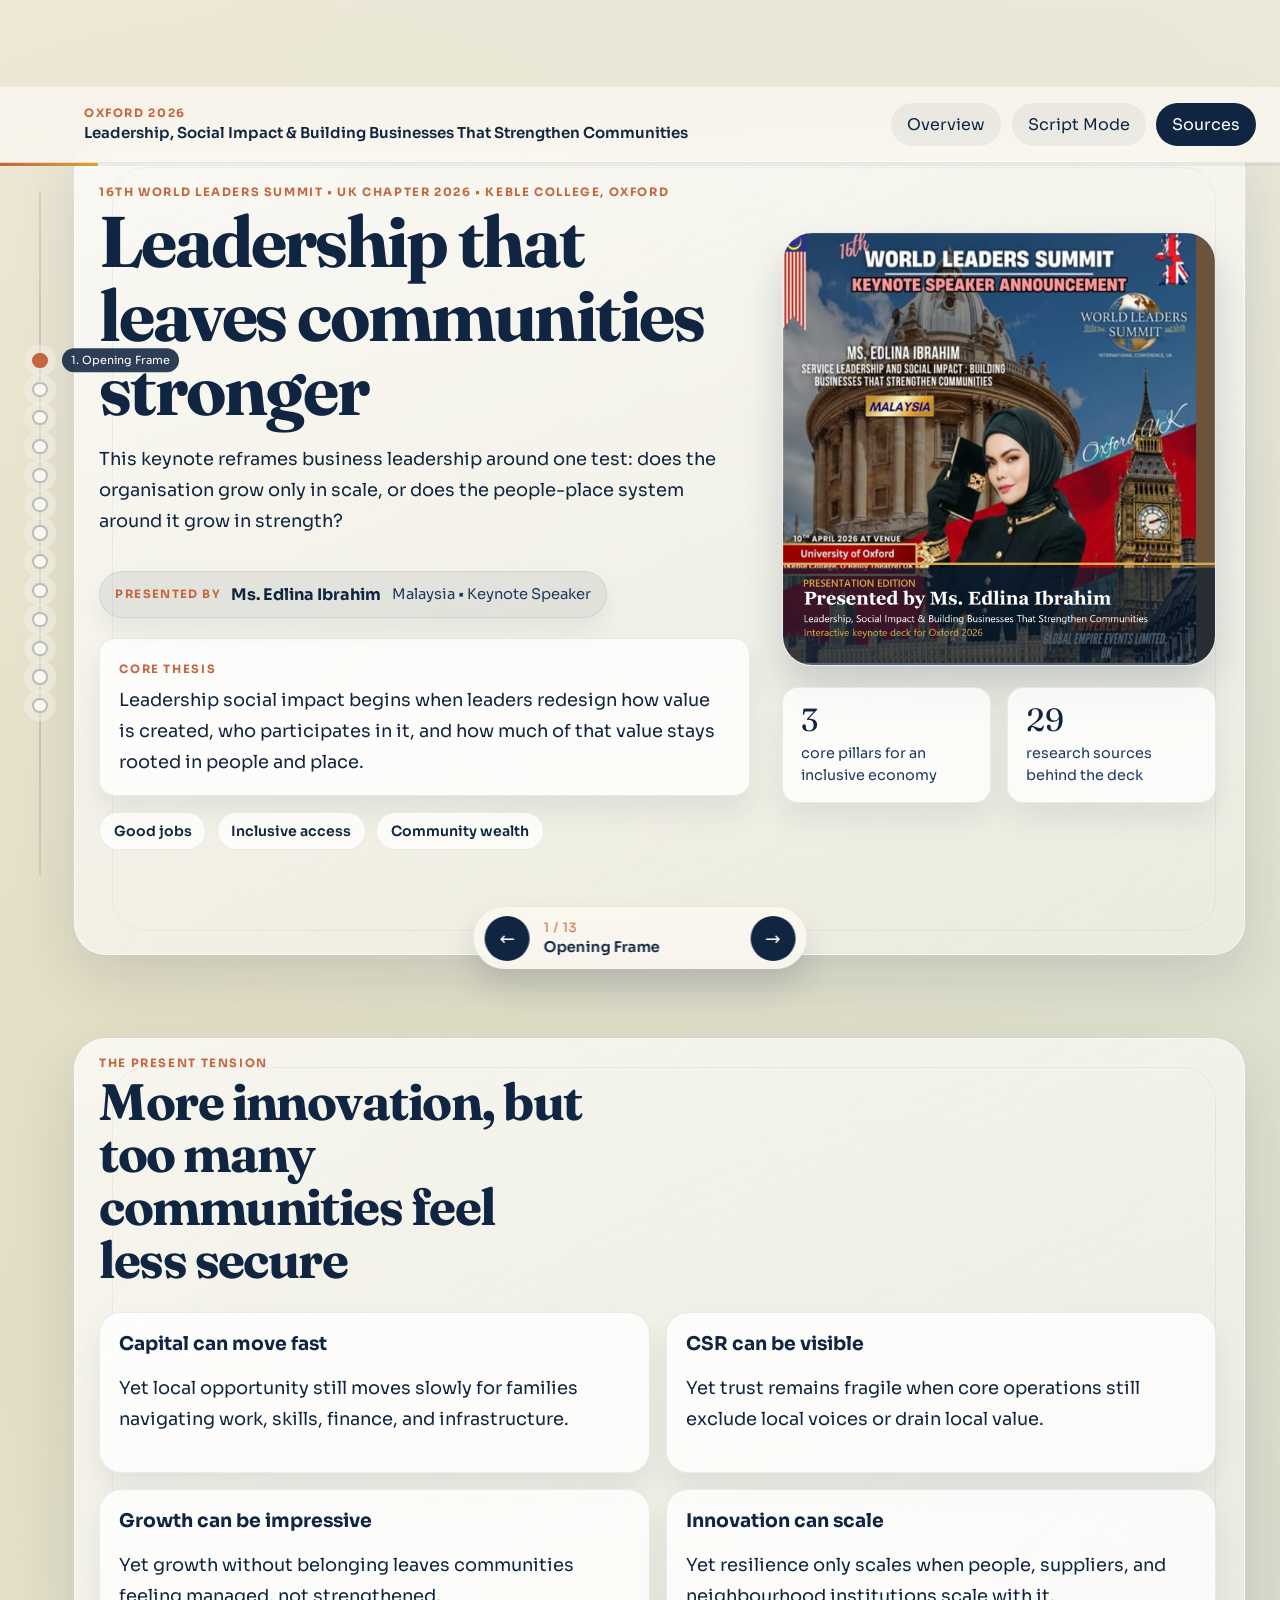
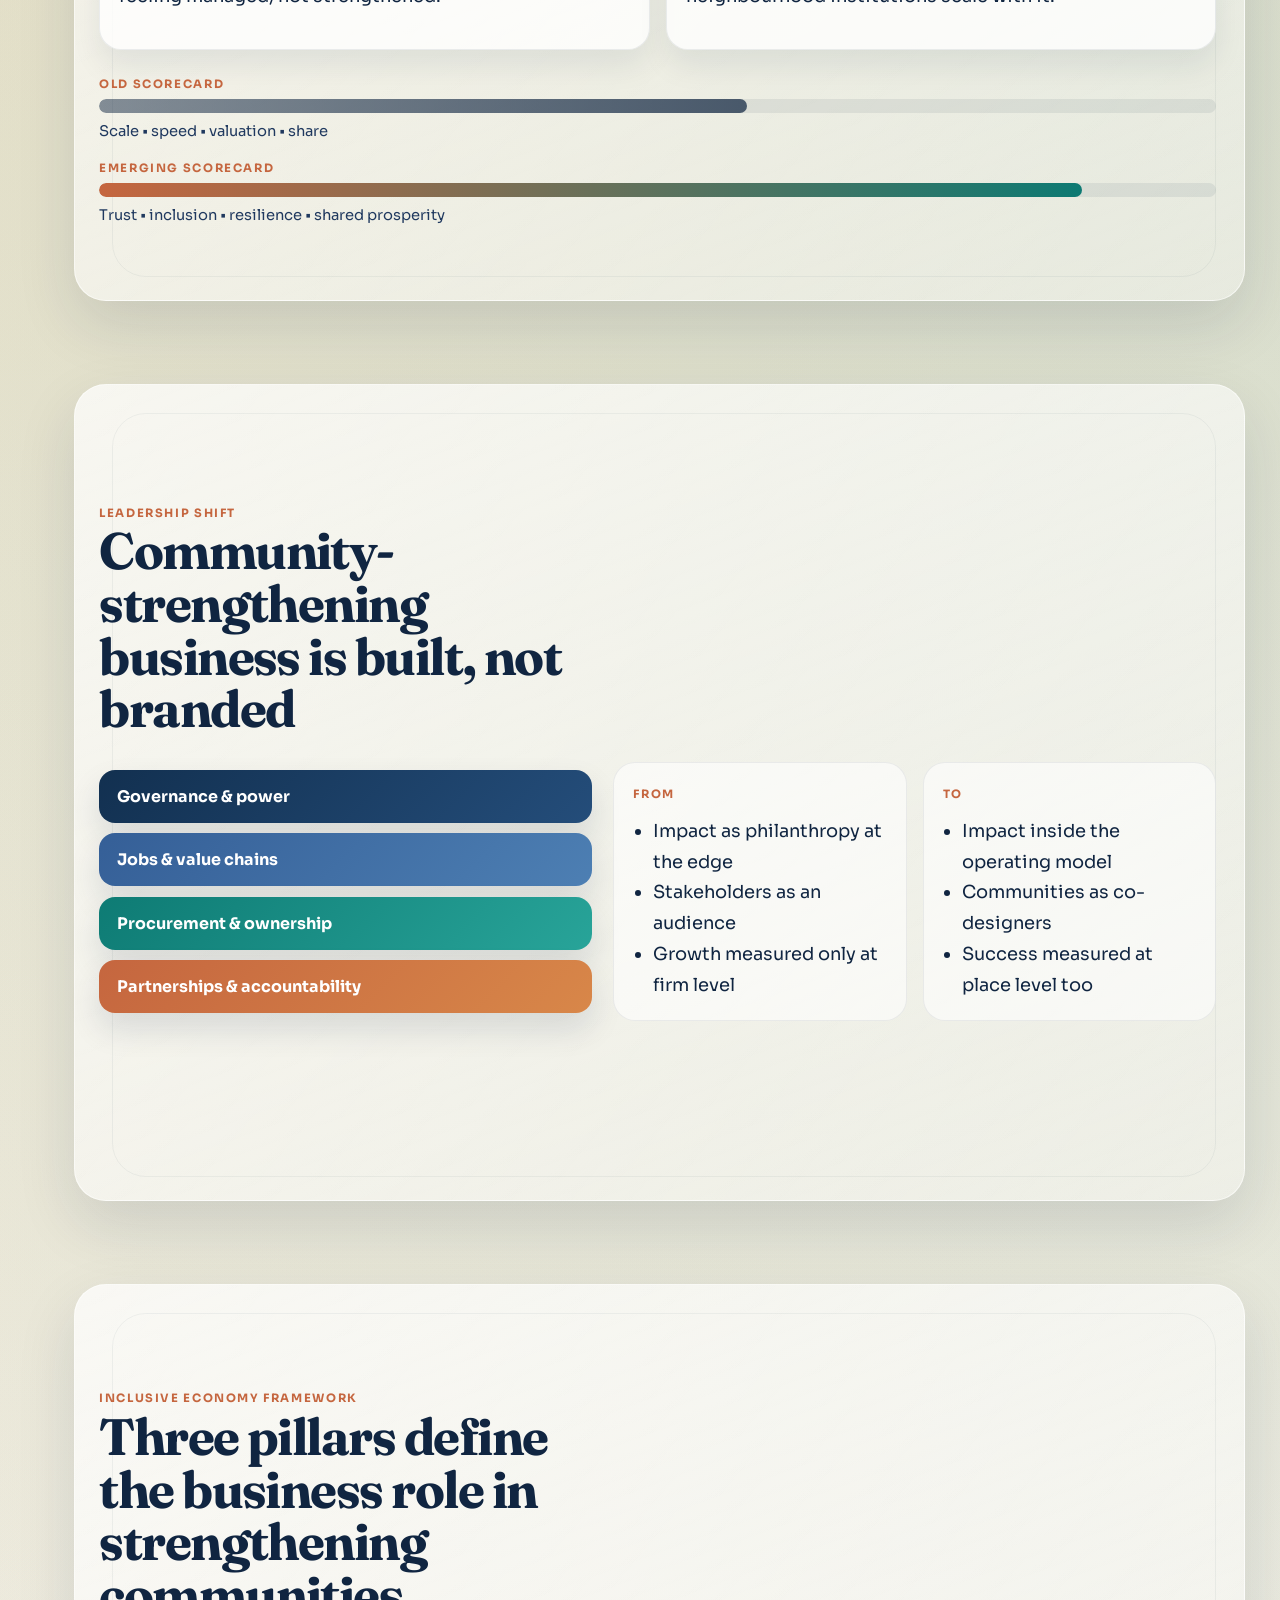
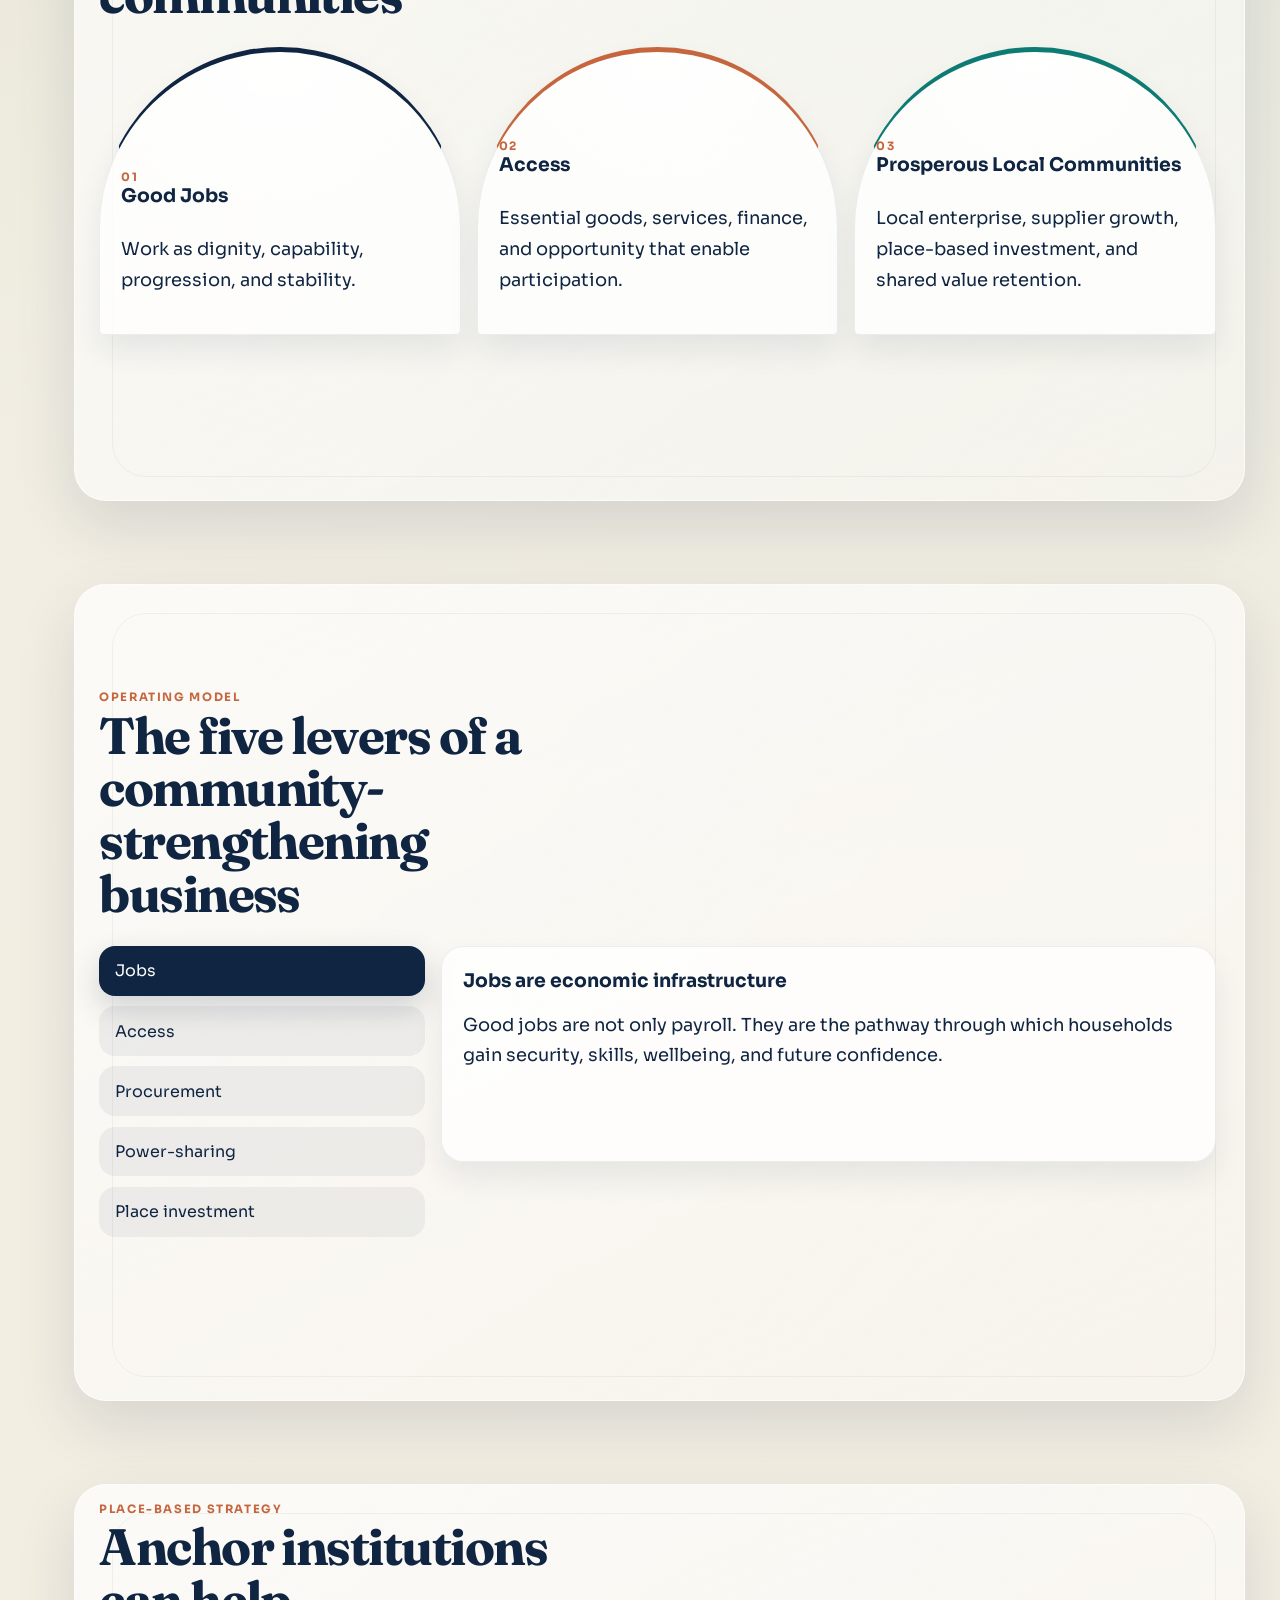
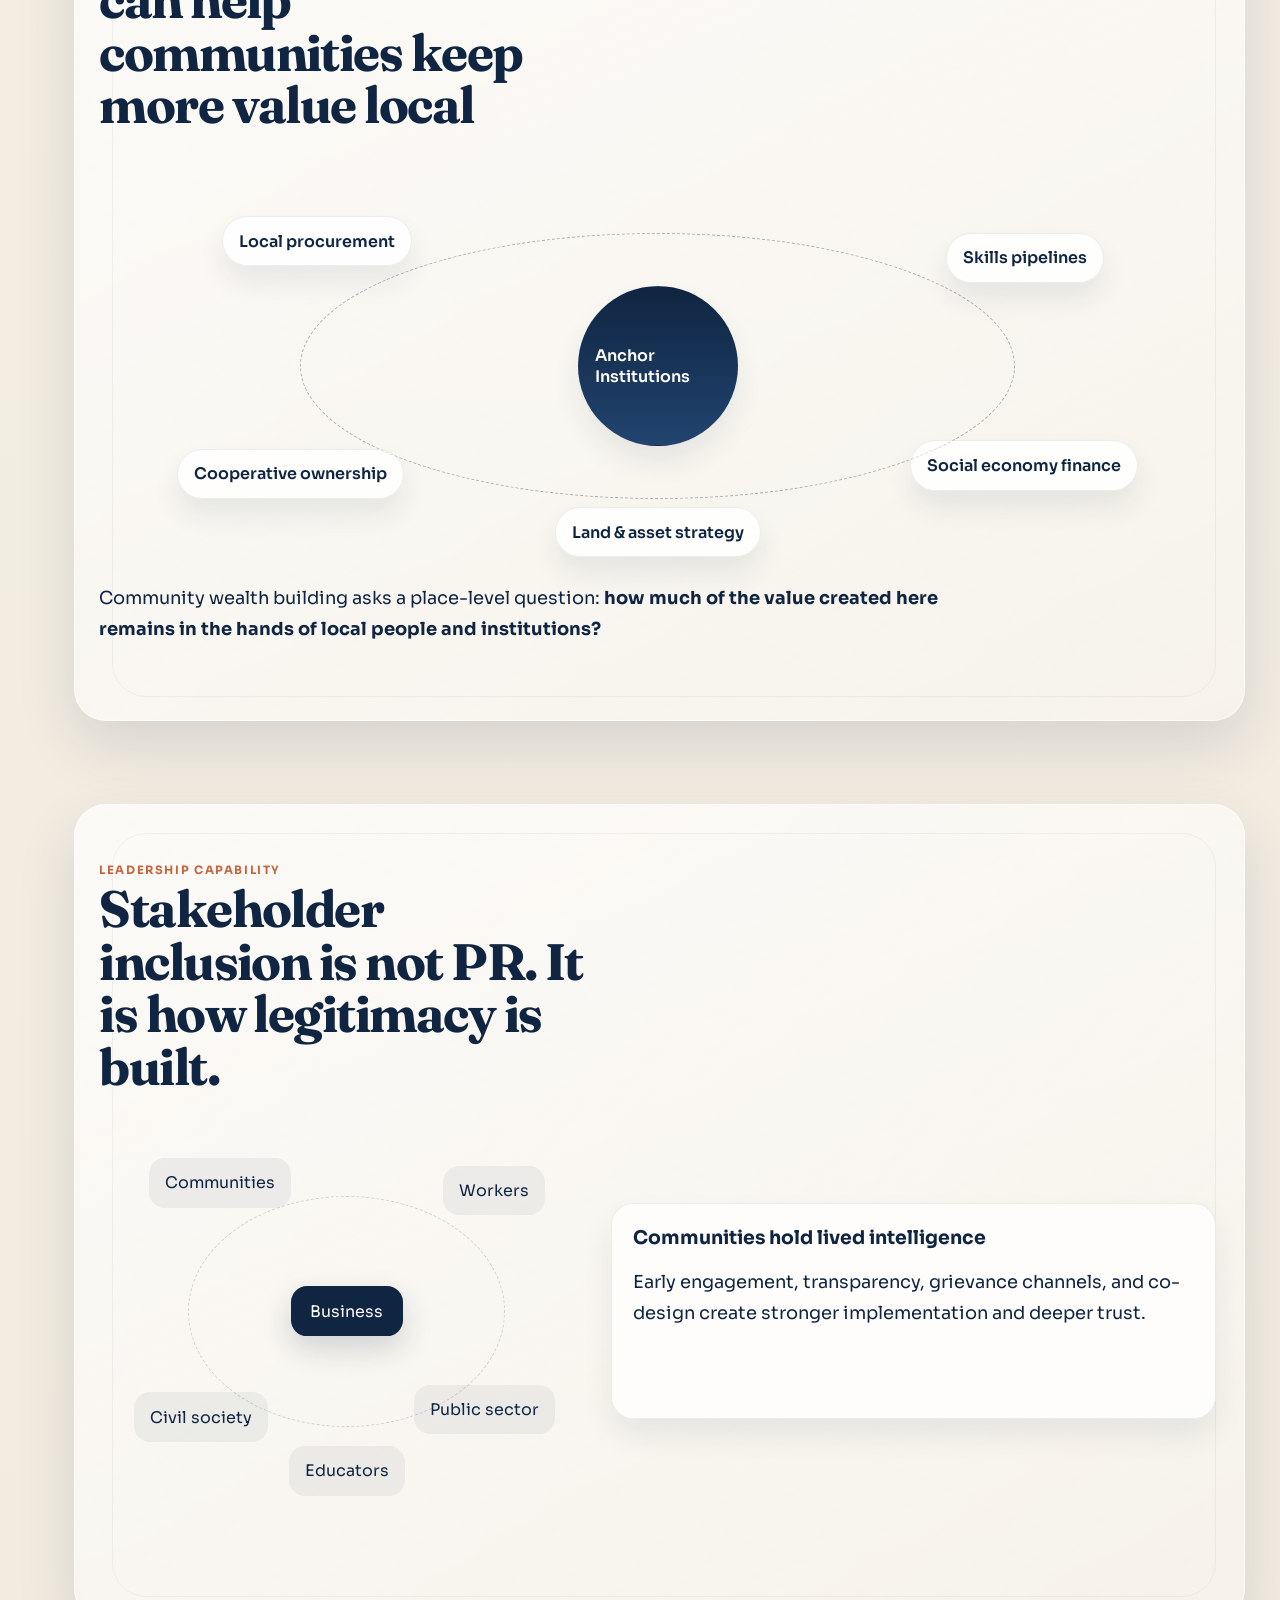
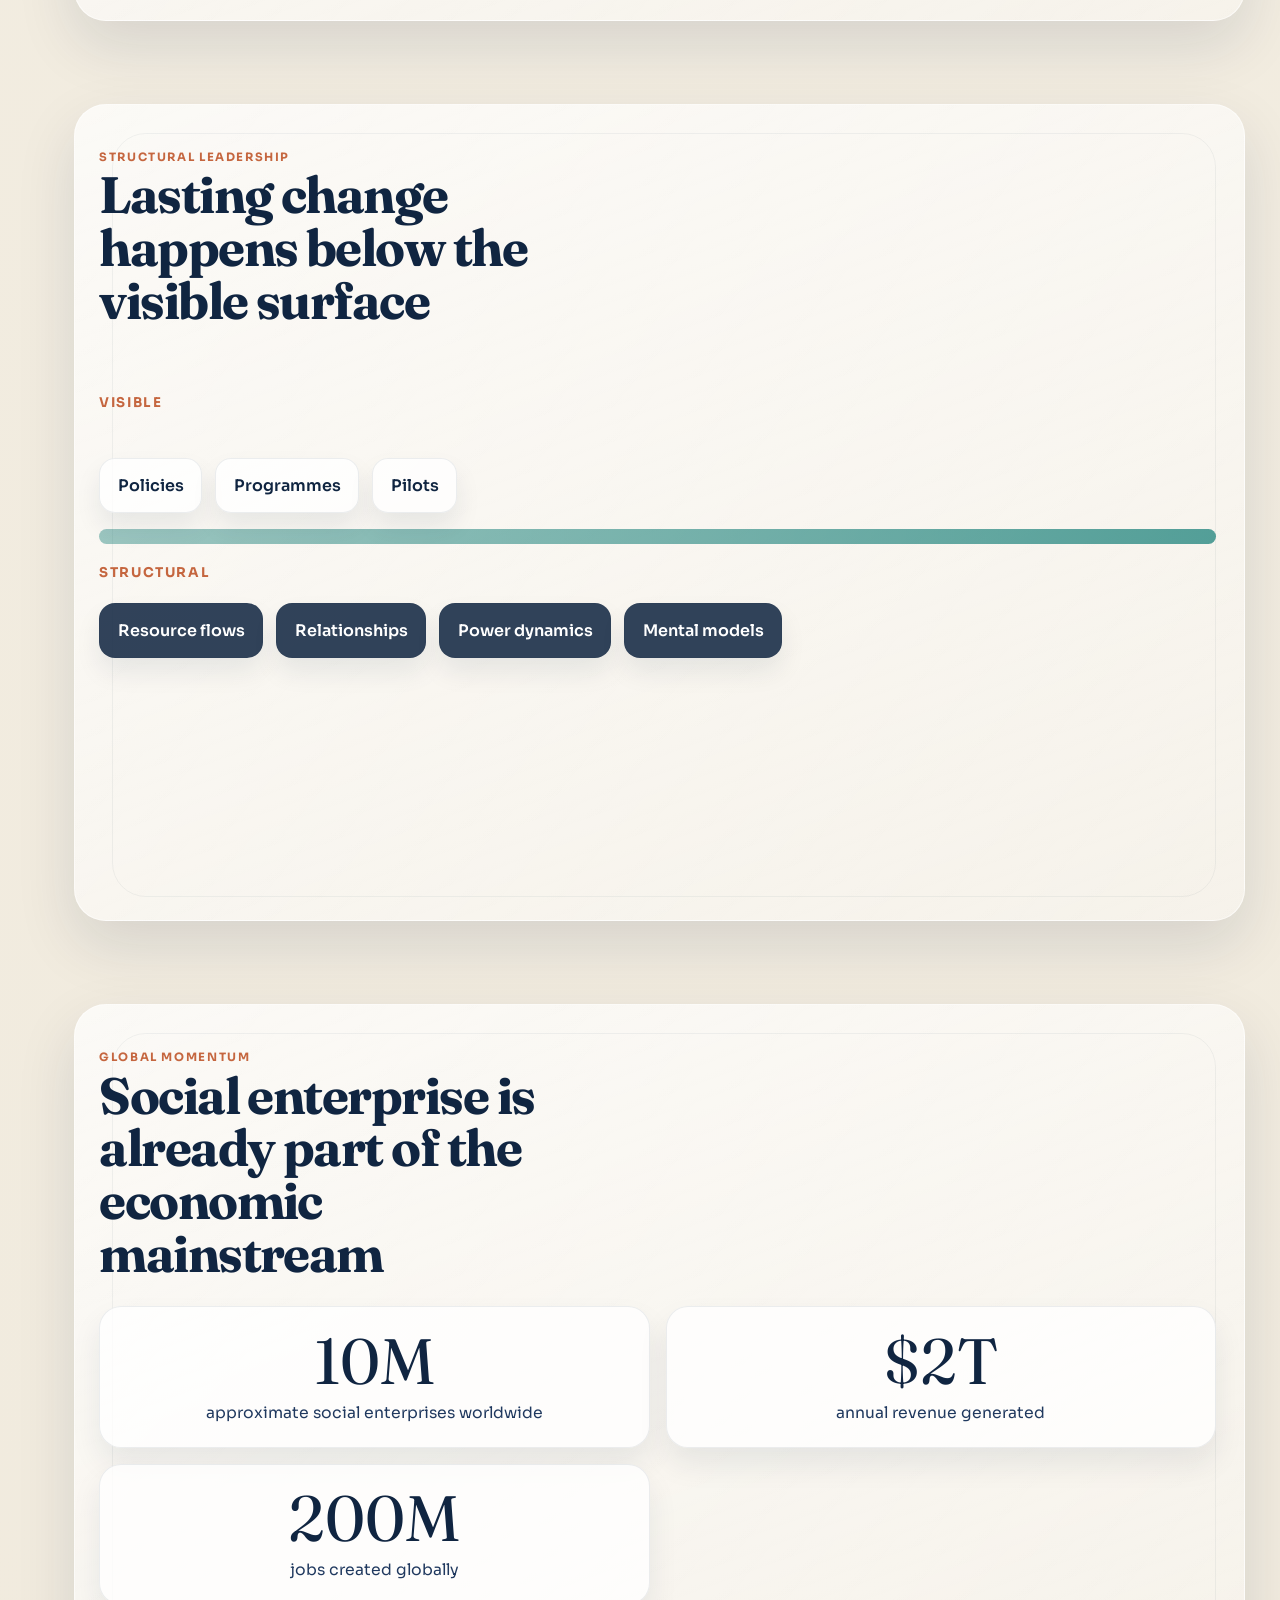
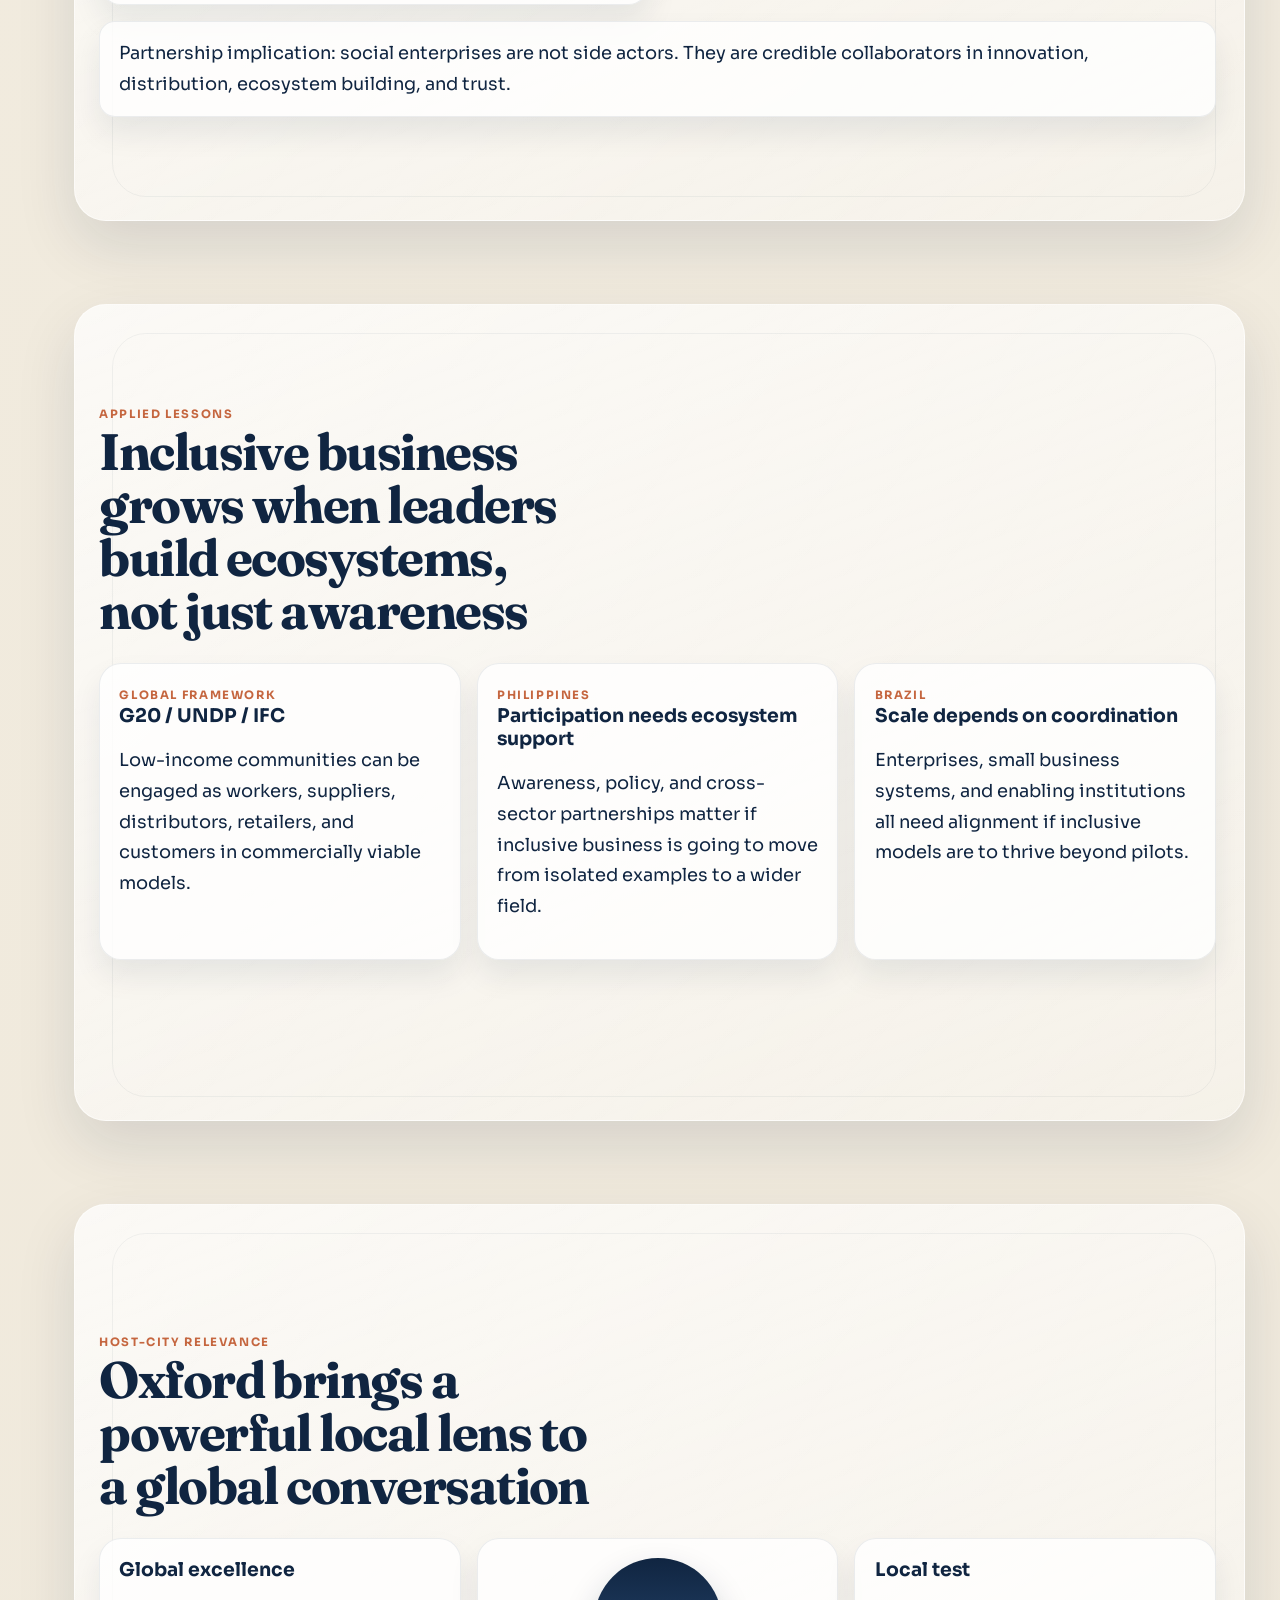
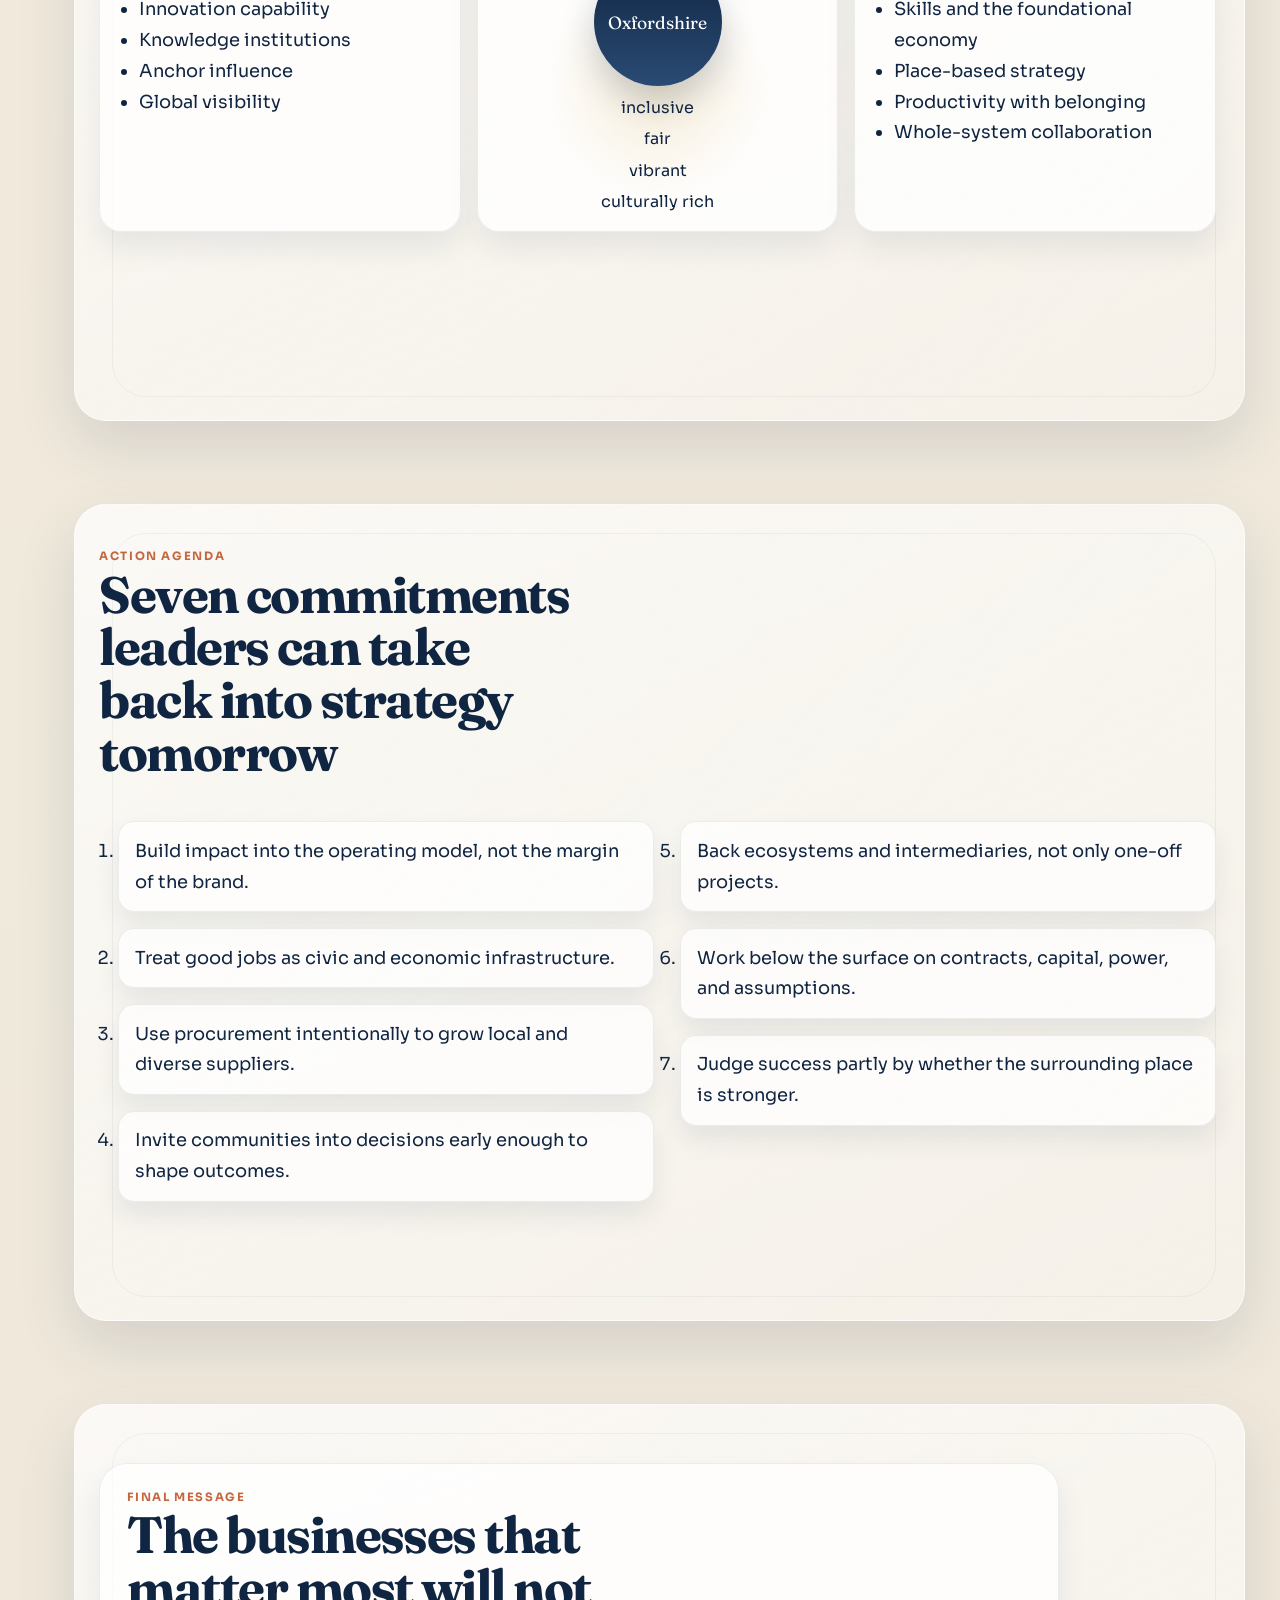
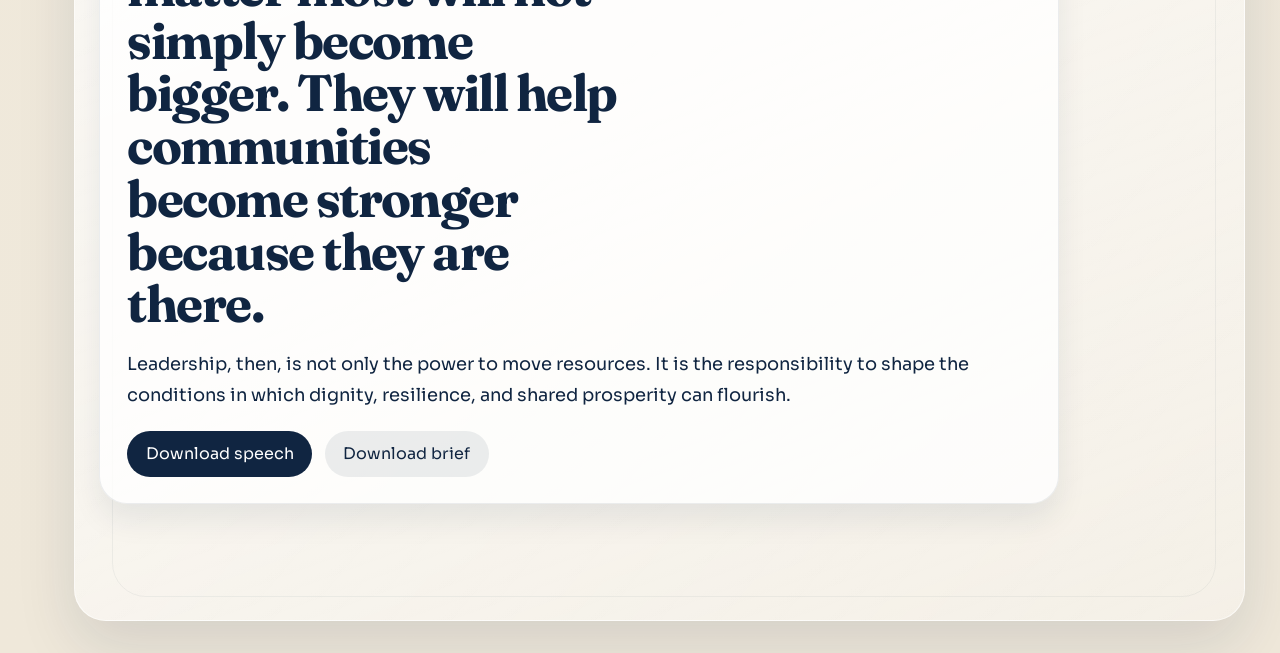
<file: docs/index.html>
<!doctype html>
<html lang="en">
  <head>
    <meta charset="utf-8">
    <meta name="viewport" content="width=device-width, initial-scale=1">
    <title>Leadership, Social Impact &amp; Community-Strengthening Business</title>
    <meta
      name="description"
      content="Interactive keynote slide deck for the 16th World Leaders Summit at Oxford on leadership, social impact, and building businesses that strengthen communities."
    >
    <link rel="preconnect" href="https://fonts.googleapis.com">
    <link rel="preconnect" href="https://fonts.gstatic.com" crossorigin>
    <link
      href="https://fonts.googleapis.com/css2?family=Fraunces:wght@500;600;700&family=Sora:wght@400;500;600;700&display=swap"
      rel="stylesheet"
    >
    <link rel="stylesheet" href="styles.css">
  </head>
  <body>
    <div class="app-shell">
      <header class="topbar">
        <div class="brand-block">
          <div class="brand-kicker">Oxford 2026</div>
          <div class="brand-title">Leadership, Social Impact &amp; Building Businesses That Strengthen Communities</div>
        </div>
        <div class="toolbar">
          <button class="toolbar-btn" id="toggleOverview" type="button">Overview</button>
          <button class="toolbar-btn" id="toggleNotes" type="button">Script Mode</button>
          <button class="toolbar-btn toolbar-btn--primary" id="toggleSources" type="button">Sources</button>
        </div>
      </header>

      <aside class="slide-rail" aria-label="Slide Navigation">
        <div class="rail-line"></div>
        <nav id="slideNav" class="rail-nav"></nav>
      </aside>

      <div id="overviewPanel" class="overview-panel" aria-hidden="true">
        <div class="overview-inner">
          <div class="overview-head">
            <h2>Deck Overview</h2>
            <button class="panel-close" type="button" data-close="overviewPanel" aria-label="Close overview">×</button>
          </div>
          <div id="overviewGrid" class="overview-grid"></div>
        </div>
      </div>

      <aside id="sourcesDrawer" class="sources-drawer" aria-hidden="true">
        <div class="drawer-head">
          <div>
            <div class="drawer-kicker">Research Pack</div>
            <h2>Slide Sources</h2>
          </div>
          <button class="panel-close" type="button" data-close="sourcesDrawer" aria-label="Close sources">×</button>
        </div>
        <div class="drawer-tabs">
          <button class="tab-btn tab-btn--active" type="button" data-source-view="slide">This Slide</button>
          <button class="tab-btn" type="button" data-source-view="all">All 29 Sources</button>
        </div>
        <div id="currentSourceSummary" class="current-source-summary"></div>
        <div id="sourceList" class="source-list"></div>
      </aside>

      <main id="deck" class="deck" tabindex="-1">
        <div class="progress-wrap"><div id="progressBar" class="progress-bar"></div></div>

        <section class="slide slide--hero" id="slide-1" data-title="Opening Frame" data-sources="1,6,15,21,28,29">
          <div class="slide-grid slide-grid--hero">
            <div class="hero-copy">
              <div class="eyebrow">16th World Leaders Summit • UK Chapter 2026 • Keble College, Oxford</div>
              <h1>Leadership that leaves communities stronger</h1>
              <p class="lede">
                This keynote reframes business leadership around one test:
                does the organisation grow only in scale, or does the people-place system around it grow in strength?
              </p>
              <div class="presenter-strip">
                <span class="presenter-strip__label">Presented by</span>
                <strong>Ms. Edlina Ibrahim</strong>
                <span class="presenter-strip__meta">Malaysia • Keynote Speaker</span>
              </div>
              <div class="quote-band">
                <span class="quote-band__label">Core Thesis</span>
                <p>
                  Leadership social impact begins when leaders redesign how value is created, who participates in it,
                  and how much of that value stays rooted in people and place.
                </p>
              </div>
              <div class="hero-points">
                <span>Good jobs</span>
                <span>Inclusive access</span>
                <span>Community wealth</span>
              </div>
            </div>
            <div class="hero-graphic">
              <figure class="cover-poster">
                <img src="assets/edlina-presentation-cover.png" alt="Presentation edition poster for Ms. Edlina Ibrahim keynote at the 16th World Leaders Summit in Oxford">
              </figure>
              <div class="hero-stats">
                <div class="stat-card">
                  <span class="stat-card__value">3</span>
                  <span class="stat-card__label">core pillars for an inclusive economy</span>
                </div>
                <div class="stat-card">
                  <span class="stat-card__value">29</span>
                  <span class="stat-card__label">research sources behind the deck</span>
                </div>
              </div>
            </div>
          </div>
          <div class="speaker-note">
            Use this slide to open with the summit context, establish the Oxford setting, and introduce the central leadership question:
            not just whether a business grows, but whether the community around it grows stronger because it exists.
          </div>
        </section>

        <section class="slide slide--contrast" id="slide-2" data-title="Why This Matters Now" data-sources="6,7,8,11,13,17,23">
          <div class="slide-head">
            <div class="eyebrow">The Present Tension</div>
            <h2>More innovation, but too many communities feel less secure</h2>
          </div>
          <div class="tension-grid">
            <article class="tension-card">
              <h3>Capital can move fast</h3>
              <p>Yet local opportunity still moves slowly for families navigating work, skills, finance, and infrastructure.</p>
            </article>
            <article class="tension-card">
              <h3>CSR can be visible</h3>
              <p>Yet trust remains fragile when core operations still exclude local voices or drain local value.</p>
            </article>
            <article class="tension-card">
              <h3>Growth can be impressive</h3>
              <p>Yet growth without belonging leaves communities feeling managed, not strengthened.</p>
            </article>
            <article class="tension-card">
              <h3>Innovation can scale</h3>
              <p>Yet resilience only scales when people, suppliers, and neighbourhood institutions scale with it.</p>
            </article>
          </div>
          <div class="dual-meter">
            <div class="meter-lane">
              <span class="meter-lane__label">Old scorecard</span>
              <div class="meter-track"><div class="meter-fill meter-fill--old"></div></div>
              <span class="meter-caption">Scale • speed • valuation • share</span>
            </div>
            <div class="meter-lane">
              <span class="meter-lane__label">Emerging scorecard</span>
              <div class="meter-track"><div class="meter-fill meter-fill--new"></div></div>
              <span class="meter-caption">Trust • inclusion • resilience • shared prosperity</span>
            </div>
          </div>
          <div class="speaker-note">
            Frame the contradiction. We are not lacking ambition or technology. We are lacking systems that distribute capability, voice, and resilience more fairly.
          </div>
        </section>

        <section class="slide slide--architecture" id="slide-3" data-title="Leadership Is Architecture" data-sources="2,5,6,15,16,18,25,26,27">
          <div class="slide-head">
            <div class="eyebrow">Leadership Shift</div>
            <h2>Community-strengthening business is built, not branded</h2>
          </div>
          <div class="architecture-grid">
            <div class="architecture-stack">
              <div class="architecture-layer architecture-layer--1">Governance &amp; power</div>
              <div class="architecture-layer architecture-layer--2">Jobs &amp; value chains</div>
              <div class="architecture-layer architecture-layer--3">Procurement &amp; ownership</div>
              <div class="architecture-layer architecture-layer--4">Partnerships &amp; accountability</div>
            </div>
            <div class="from-to">
              <div class="from-to__column">
                <span class="from-to__label">From</span>
                <ul>
                  <li>Impact as philanthropy at the edge</li>
                  <li>Stakeholders as an audience</li>
                  <li>Growth measured only at firm level</li>
                </ul>
              </div>
              <div class="from-to__column">
                <span class="from-to__label">To</span>
                <ul>
                  <li>Impact inside the operating model</li>
                  <li>Communities as co-designers</li>
                  <li>Success measured at place level too</li>
                </ul>
              </div>
            </div>
          </div>
          <div class="speaker-note">
            Stress that business impact is not mostly about generosity. It is about the architecture of jobs, supply chains, procurement, ownership, and accountability.
          </div>
        </section>

        <section class="slide slide--pillars" id="slide-4" data-title="The Three Pillars" data-sources="6,7,8,19,21,29">
          <div class="slide-head">
            <div class="eyebrow">Inclusive Economy Framework</div>
            <h2>Three pillars define the business role in strengthening communities</h2>
          </div>
          <div class="pillar-ring">
            <article class="pillar-card pillar-card--jobs">
              <span class="pillar-index">01</span>
              <h3>Good Jobs</h3>
              <p>Work as dignity, capability, progression, and stability.</p>
            </article>
            <article class="pillar-card pillar-card--access">
              <span class="pillar-index">02</span>
              <h3>Access</h3>
              <p>Essential goods, services, finance, and opportunity that enable participation.</p>
            </article>
            <article class="pillar-card pillar-card--community">
              <span class="pillar-index">03</span>
              <h3>Prosperous Local Communities</h3>
              <p>Local enterprise, supplier growth, place-based investment, and shared value retention.</p>
            </article>
          </div>
          <div class="speaker-note">
            Walk the audience through the BSR frame and explain why it is a useful backbone: morally clear, economically credible, and operationally practical.
          </div>
        </section>

        <section class="slide slide--interactive" id="slide-5" data-title="Five Operating Levers" data-sources="2,5,7,8,15,16,21,25,26,27">
          <div class="slide-head">
            <div class="eyebrow">Operating Model</div>
            <h2>The five levers of a community-strengthening business</h2>
          </div>
          <div class="switch-layout" data-switch-group="levers">
            <div class="switch-buttons">
              <button class="switch-btn switch-btn--active" type="button" data-switch-target="jobs">Jobs</button>
              <button class="switch-btn" type="button" data-switch-target="access">Access</button>
              <button class="switch-btn" type="button" data-switch-target="procurement">Procurement</button>
              <button class="switch-btn" type="button" data-switch-target="power">Power-sharing</button>
              <button class="switch-btn" type="button" data-switch-target="place">Place investment</button>
            </div>
            <div class="switch-panels">
              <article class="switch-panel switch-panel--active" data-panel="jobs">
                <h3>Jobs are economic infrastructure</h3>
                <p>Good jobs are not only payroll. They are the pathway through which households gain security, skills, wellbeing, and future confidence.</p>
              </article>
              <article class="switch-panel" data-panel="access">
                <h3>Access turns exclusion into participation</h3>
                <p>Business can strengthen communities by widening affordable access to finance, education, health, transport, digital tools, and productive services.</p>
              </article>
              <article class="switch-panel" data-panel="procurement">
                <h3>Procurement shapes who grows with you</h3>
                <p>Supplier development, local sourcing, and fair procurement policies help value circulate through communities instead of leaking away from them.</p>
              </article>
              <article class="switch-panel" data-panel="power">
                <h3>Voice changes legitimacy</h3>
                <p>Communities become more resilient when they influence decisions early enough to improve them, rather than being consulted only after direction is set.</p>
              </article>
              <article class="switch-panel" data-panel="place">
                <h3>Place-based investment outlasts campaigns</h3>
                <p>Local enterprise ecosystems, anchor partnerships, cooperative models, and skills institutions create impact that survives leadership cycles.</p>
              </article>
            </div>
          </div>
          <div class="speaker-note">
            Tell the audience that procurement, hiring, product access, and accountability are often more powerful than sponsorship when the goal is durable local strength.
          </div>
        </section>

        <section class="slide slide--wealth" id="slide-6" data-title="Community Wealth Building" data-sources="21,22,23,24,25,26,27,28,29">
          <div class="slide-head">
            <div class="eyebrow">Place-Based Strategy</div>
            <h2>Anchor institutions can help communities keep more value local</h2>
          </div>
          <div class="wealth-diagram">
            <div class="wealth-core">Anchor Institutions</div>
            <div class="wealth-node wealth-node--1">Local procurement</div>
            <div class="wealth-node wealth-node--2">Skills pipelines</div>
            <div class="wealth-node wealth-node--3">Cooperative ownership</div>
            <div class="wealth-node wealth-node--4">Social economy finance</div>
            <div class="wealth-node wealth-node--5">Land &amp; asset strategy</div>
          </div>
          <div class="wealth-caption">
            Community wealth building asks a place-level question:
            <strong>how much of the value created here remains in the hands of local people and institutions?</strong>
          </div>
          <div class="speaker-note">
            Use this slide to explain why community wealth building is more than donation. It is about procurement, ownership, skills, finance, and local ecosystem design.
          </div>
        </section>

        <section class="slide slide--network" id="slide-7" data-title="Stakeholder Inclusion" data-sources="9,11,17,26">
          <div class="slide-head">
            <div class="eyebrow">Leadership Capability</div>
            <h2>Stakeholder inclusion is not PR. It is how legitimacy is built.</h2>
          </div>
          <div class="network-stage" data-switch-group="network">
            <div class="network-map">
              <button class="network-node network-node--center switch-btn switch-btn--active" type="button" data-switch-target="communities">Business</button>
              <button class="network-node network-node--a switch-btn" type="button" data-switch-target="communities">Communities</button>
              <button class="network-node network-node--b switch-btn" type="button" data-switch-target="workers">Workers</button>
              <button class="network-node network-node--c switch-btn" type="button" data-switch-target="civil">Civil society</button>
              <button class="network-node network-node--d switch-btn" type="button" data-switch-target="public">Public sector</button>
              <button class="network-node network-node--e switch-btn" type="button" data-switch-target="educators">Educators</button>
            </div>
            <div class="network-panels">
              <article class="switch-panel switch-panel--active" data-panel="communities">
                <h3>Communities hold lived intelligence</h3>
                <p>Early engagement, transparency, grievance channels, and co-design create stronger implementation and deeper trust.</p>
              </article>
              <article class="switch-panel" data-panel="workers">
                <h3>Workers reveal operational reality</h3>
                <p>Voice and accountability mechanisms surface risks, unfairness, and improvement opportunities long before reputation data does.</p>
              </article>
              <article class="switch-panel" data-panel="civil">
                <h3>Civil society expands legitimacy</h3>
                <p>Partners close to vulnerable communities help business avoid blind spots and design more equitable interventions.</p>
              </article>
              <article class="switch-panel" data-panel="public">
                <h3>Public institutions matter for scale</h3>
                <p>Policy alignment, procurement frameworks, and local economic strategies often determine whether good ideas become shared infrastructure.</p>
              </article>
              <article class="switch-panel" data-panel="educators">
                <h3>Education networks build the pipeline</h3>
                <p>Schools, colleges, and universities are long-horizon partners for skills, civic capacity, and innovation in place.</p>
              </article>
            </div>
          </div>
          <div class="speaker-note">
            Emphasize the shift from “decide first, explain later” to “listen earlier, share power more honestly, build with those closest to the consequences.”
          </div>
        </section>

        <section class="slide slide--systems" id="slide-8" data-title="The Systems Iceberg" data-sources="16,21,25">
          <div class="slide-head">
            <div class="eyebrow">Structural Leadership</div>
            <h2>Lasting change happens below the visible surface</h2>
          </div>
          <div class="iceberg">
            <div class="iceberg-top">
              <div class="iceberg-label">Visible</div>
              <div class="iceberg-card">Policies</div>
              <div class="iceberg-card">Programmes</div>
              <div class="iceberg-card">Pilots</div>
            </div>
            <div class="iceberg-water"></div>
            <div class="iceberg-bottom">
              <div class="iceberg-label">Structural</div>
              <div class="iceberg-card iceberg-card--deep">Resource flows</div>
              <div class="iceberg-card iceberg-card--deep">Relationships</div>
              <div class="iceberg-card iceberg-card--deep">Power dynamics</div>
              <div class="iceberg-card iceberg-card--deep">Mental models</div>
            </div>
          </div>
          <div class="speaker-note">
            This is the moment to deepen the talk. Real community impact requires changing contracts, capital allocation, who gets heard, and what leaders think is normal.
          </div>
        </section>

        <section class="slide slide--metrics" id="slide-9" data-title="Social Enterprise at Scale" data-sources="12,13,14">
          <div class="slide-head">
            <div class="eyebrow">Global Momentum</div>
            <h2>Social enterprise is already part of the economic mainstream</h2>
          </div>
          <div class="metrics-grid">
            <article class="metric-panel">
              <span class="metric-panel__value" data-counter="10" data-suffix="M">0</span>
              <span class="metric-panel__label">approximate social enterprises worldwide</span>
            </article>
            <article class="metric-panel">
              <span class="metric-panel__value" data-counter="2" data-prefix="$" data-suffix="T">0</span>
              <span class="metric-panel__label">annual revenue generated</span>
            </article>
            <article class="metric-panel">
              <span class="metric-panel__value" data-counter="200" data-suffix="M">0</span>
              <span class="metric-panel__label">jobs created globally</span>
            </article>
          </div>
          <div class="callout-banner">
            Partnership implication: social enterprises are not side actors. They are credible collaborators in innovation, distribution, ecosystem building, and trust.
          </div>
          <div class="speaker-note">
            Use the animated numbers here. They help establish that social enterprise is not marginal and that partnership models are strategically relevant for business leaders.
          </div>
        </section>

        <section class="slide slide--cases" id="slide-10" data-title="What The Country Studies Show" data-sources="2,4,5,8,18,19,20">
          <div class="slide-head">
            <div class="eyebrow">Applied Lessons</div>
            <h2>Inclusive business grows when leaders build ecosystems, not just awareness</h2>
          </div>
          <div class="case-grid">
            <article class="case-card">
              <span class="case-card__region">Global Framework</span>
              <h3>G20 / UNDP / IFC</h3>
              <p>Low-income communities can be engaged as workers, suppliers, distributors, retailers, and customers in commercially viable models.</p>
            </article>
            <article class="case-card">
              <span class="case-card__region">Philippines</span>
              <h3>Participation needs ecosystem support</h3>
              <p>Awareness, policy, and cross-sector partnerships matter if inclusive business is going to move from isolated examples to a wider field.</p>
            </article>
            <article class="case-card">
              <span class="case-card__region">Brazil</span>
              <h3>Scale depends on coordination</h3>
              <p>Enterprises, small business systems, and enabling institutions all need alignment if inclusive models are to thrive beyond pilots.</p>
            </article>
          </div>
          <div class="speaker-note">
            Explain that vision alone is fragile. These studies show the need for supportive intermediaries, policy clarity, and practical implementation pathways.
          </div>
        </section>

        <section class="slide slide--oxford" id="slide-11" data-title="Oxford Opportunity" data-sources="1,23,28,29">
          <div class="slide-head">
            <div class="eyebrow">Host-City Relevance</div>
            <h2>Oxford brings a powerful local lens to a global conversation</h2>
          </div>
          <div class="oxford-layout">
            <div class="oxford-panel oxford-panel--left">
              <h3>Global excellence</h3>
              <ul>
                <li>Innovation capability</li>
                <li>Knowledge institutions</li>
                <li>Anchor influence</li>
                <li>Global visibility</li>
              </ul>
            </div>
            <div class="oxford-panel oxford-panel--center">
              <div class="oxford-seal">Oxfordshire</div>
              <span>inclusive</span>
              <span>fair</span>
              <span>vibrant</span>
              <span>culturally rich</span>
            </div>
            <div class="oxford-panel oxford-panel--right">
              <h3>Local test</h3>
              <ul>
                <li>Skills and the foundational economy</li>
                <li>Place-based strategy</li>
                <li>Productivity with belonging</li>
                <li>Whole-system collaboration</li>
              </ul>
            </div>
          </div>
          <div class="speaker-note">
            Make the venue part of the argument. Oxford exemplifies the challenge of pairing global excellence with locally shared prosperity.
          </div>
        </section>

        <section class="slide slide--commitments" id="slide-12" data-title="Seven Leadership Commitments" data-sources="6,9,15,16,21,23,25,26">
          <div class="slide-head">
            <div class="eyebrow">Action Agenda</div>
            <h2>Seven commitments leaders can take back into strategy tomorrow</h2>
          </div>
          <ol class="commitments-list">
            <li>Build impact into the operating model, not the margin of the brand.</li>
            <li>Treat good jobs as civic and economic infrastructure.</li>
            <li>Use procurement intentionally to grow local and diverse suppliers.</li>
            <li>Invite communities into decisions early enough to shape outcomes.</li>
            <li>Back ecosystems and intermediaries, not only one-off projects.</li>
            <li>Work below the surface on contracts, capital, power, and assumptions.</li>
            <li>Judge success partly by whether the surrounding place is stronger.</li>
          </ol>
          <div class="speaker-note">
            This is the landing zone for decision-makers. Keep the pace firm and practical. Each commitment should sound usable, not abstract.
          </div>
        </section>

        <section class="slide slide--closing" id="slide-13" data-title="Closing" data-sources="1,6,21,28,29">
          <div class="closing-panel">
            <div class="eyebrow">Final Message</div>
            <h2>
              The businesses that matter most will not simply become bigger.
              They will help communities become stronger because they are there.
            </h2>
            <p>
              Leadership, then, is not only the power to move resources.
              It is the responsibility to shape the conditions in which dignity, resilience,
              and shared prosperity can flourish.
            </p>
            <div class="closing-actions">
              <a class="action-link" href="../notes/keynote_speech_complete.docx">Download speech</a>
              <a class="action-link" href="../notes/keynote_research_brief.docx">Download brief</a>
            </div>
          </div>
          <div class="speaker-note">
            End by returning to the central test: not only whether a firm grew, but whether the surrounding community gained strength, capability, and hope.
          </div>
        </section>
      </main>

      <footer class="deck-controls">
        <button id="prevSlide" class="nav-btn" type="button" aria-label="Previous slide">←</button>
        <div class="slide-meta">
          <span id="slideIndex">1 / 13</span>
          <span id="slideTitle">Opening Frame</span>
        </div>
        <button id="nextSlide" class="nav-btn" type="button" aria-label="Next slide">→</button>
      </footer>
    </div>

    <script src="app.js"></script>
  </body>
</html>
</file>
<file: docs/styles.css>
:root {
  --bg: #f3efe4;
  --paper: #fbf8f1;
  --ink: #102541;
  --ink-2: #20395f;
  --accent: #c5663f;
  --accent-2: #0d7a73;
  --accent-3: #d4a53b;
  --panel: rgba(255, 255, 255, 0.78);
  --line: rgba(16, 37, 65, 0.12);
  --shadow: 0 24px 60px rgba(16, 37, 65, 0.12);
  --radius-xl: 28px;
  --radius-lg: 22px;
  --radius-md: 16px;
  --radius-sm: 12px;
}

* {
  box-sizing: border-box;
}

html {
  scroll-behavior: smooth;
  scroll-snap-type: y mandatory;
}

body {
  margin: 0;
  min-height: 100vh;
  font-family: "Sora", system-ui, sans-serif;
  color: var(--ink);
  background:
    radial-gradient(circle at 10% 10%, rgba(212, 165, 59, 0.16), transparent 22%),
    radial-gradient(circle at 88% 14%, rgba(13, 122, 115, 0.12), transparent 24%),
    linear-gradient(180deg, #f5f1e7 0%, #efe8da 100%);
}

a {
  color: inherit;
}

button {
  font: inherit;
}

.app-shell {
  position: relative;
  min-height: 100vh;
}

.topbar {
  position: fixed;
  inset: 0 0 auto 0;
  z-index: 30;
  display: flex;
  align-items: center;
  justify-content: space-between;
  gap: 1.25rem;
  padding: 1rem 1.5rem 1rem 5.25rem;
  background: rgba(251, 248, 241, 0.78);
  backdrop-filter: blur(18px);
  border-bottom: 1px solid rgba(16, 37, 65, 0.08);
}

.brand-block {
  display: flex;
  flex-direction: column;
  gap: 0.2rem;
  min-width: 0;
}

.brand-kicker,
.eyebrow,
.drawer-kicker,
.quote-band__label,
.meter-lane__label,
.from-to__label,
.pillar-index,
.case-card__region {
  text-transform: uppercase;
  letter-spacing: 0.14em;
  font-size: 0.72rem;
  font-weight: 700;
  color: var(--accent);
}

.brand-title {
  font-size: 0.94rem;
  font-weight: 600;
  line-height: 1.35;
  max-width: 60rem;
}

.toolbar {
  display: flex;
  gap: 0.65rem;
  flex-wrap: wrap;
  justify-content: flex-end;
}

.toolbar-btn,
.nav-btn,
.tab-btn,
.switch-btn,
.panel-close,
.action-link {
  border: 0;
  border-radius: 999px;
  cursor: pointer;
  transition: transform 180ms ease, background-color 180ms ease, color 180ms ease, box-shadow 180ms ease;
}

.toolbar-btn,
.tab-btn {
  padding: 0.7rem 1rem;
  background: rgba(16, 37, 65, 0.06);
  color: var(--ink);
}

.toolbar-btn:hover,
.tab-btn:hover,
.nav-btn:hover,
.action-link:hover,
.switch-btn:hover {
  transform: translateY(-1px);
}

.toolbar-btn--primary,
.tab-btn--active {
  background: var(--ink);
  color: #fff;
}

.slide-rail {
  position: fixed;
  left: 1.25rem;
  top: 5.5rem;
  bottom: 6rem;
  z-index: 20;
  width: 2.5rem;
  display: flex;
  align-items: center;
  justify-content: center;
}

.rail-line {
  position: absolute;
  width: 2px;
  inset: 1rem auto;
  background: linear-gradient(180deg, rgba(16, 37, 65, 0.1), rgba(16, 37, 65, 0.22), rgba(16, 37, 65, 0.1));
}

.rail-nav {
  position: relative;
  display: flex;
  flex-direction: column;
  gap: 0.85rem;
  align-items: center;
}

.rail-link {
  position: relative;
  z-index: 1;
  width: 0.95rem;
  height: 0.95rem;
  border-radius: 50%;
  border: 2px solid rgba(16, 37, 65, 0.28);
  background: rgba(251, 248, 241, 0.95);
  box-shadow: 0 0 0 8px rgba(243, 239, 228, 0.56);
}

.rail-link::after {
  content: attr(data-label);
  position: absolute;
  left: 1.75rem;
  top: 50%;
  transform: translateY(-50%);
  white-space: nowrap;
  padding: 0.3rem 0.55rem;
  border-radius: 999px;
  background: rgba(16, 37, 65, 0.88);
  color: #fff;
  font-size: 0.7rem;
  opacity: 0;
  pointer-events: none;
  transition: opacity 180ms ease;
}

.rail-link:hover::after,
.rail-link.is-active::after {
  opacity: 1;
}

.rail-link.is-active {
  background: var(--accent);
  border-color: var(--accent);
}

.overview-panel,
.sources-drawer {
  position: fixed;
  z-index: 40;
  background: rgba(16, 37, 65, 0.86);
  color: #fff;
  opacity: 0;
  pointer-events: none;
  transition: opacity 220ms ease, transform 220ms ease;
}

.overview-panel.is-open,
.sources-drawer.is-open {
  opacity: 1;
  pointer-events: auto;
}

.overview-panel {
  inset: 0;
  padding: 5.75rem 2rem 2rem 6rem;
}

.overview-inner {
  max-width: 1200px;
  margin: 0 auto;
}

.overview-head,
.drawer-head {
  display: flex;
  justify-content: space-between;
  align-items: flex-start;
  gap: 1rem;
  margin-bottom: 1.25rem;
}

.overview-head h2,
.drawer-head h2 {
  font-family: "Fraunces", Georgia, serif;
  font-size: clamp(1.8rem, 3vw, 2.6rem);
  margin: 0.25rem 0 0;
}

.panel-close {
  width: 2.5rem;
  height: 2.5rem;
  font-size: 1.6rem;
  line-height: 1;
  background: rgba(255, 255, 255, 0.14);
  color: #fff;
}

.overview-grid {
  display: grid;
  grid-template-columns: repeat(auto-fit, minmax(230px, 1fr));
  gap: 1rem;
}

.overview-card {
  padding: 1.2rem;
  border-radius: var(--radius-lg);
  background: rgba(255, 255, 255, 0.08);
  border: 1px solid rgba(255, 255, 255, 0.1);
  cursor: pointer;
}

.overview-card strong {
  display: block;
  margin-bottom: 0.45rem;
  font-size: 1rem;
}

.overview-card span {
  font-size: 0.88rem;
  line-height: 1.5;
  color: rgba(255, 255, 255, 0.82);
}

.sources-drawer {
  top: 0;
  right: 0;
  bottom: 0;
  width: min(30rem, 100vw);
  transform: translateX(100%);
  padding: 5.75rem 1.2rem 1.2rem;
  overflow: auto;
}

.sources-drawer.is-open {
  transform: translateX(0);
}

.drawer-tabs {
  display: flex;
  gap: 0.5rem;
  margin-bottom: 1rem;
}

.current-source-summary {
  margin-bottom: 1rem;
  color: rgba(255, 255, 255, 0.84);
  font-size: 0.92rem;
  line-height: 1.6;
}

.source-list {
  display: grid;
  gap: 0.8rem;
}

.source-item {
  padding: 0.95rem 1rem;
  border-radius: var(--radius-md);
  background: rgba(255, 255, 255, 0.08);
  border: 1px solid rgba(255, 255, 255, 0.1);
}

.source-item.is-muted {
  opacity: 0.52;
}

.source-item__top {
  display: flex;
  justify-content: space-between;
  align-items: center;
  gap: 1rem;
  margin-bottom: 0.35rem;
}

.source-item__index {
  min-width: 2rem;
  height: 2rem;
  display: inline-flex;
  align-items: center;
  justify-content: center;
  border-radius: 999px;
  background: rgba(255, 255, 255, 0.13);
  font-size: 0.78rem;
  font-weight: 700;
}

.source-item__title {
  font-weight: 700;
  line-height: 1.4;
}

.source-item__meta {
  font-size: 0.83rem;
  color: rgba(255, 255, 255, 0.72);
  margin-bottom: 0.55rem;
}

.source-item__link {
  display: inline-flex;
  align-items: center;
  gap: 0.4rem;
  font-size: 0.88rem;
  color: #fff;
  text-decoration: none;
}

.deck {
  padding-top: 5.45rem;
}

.progress-wrap {
  position: fixed;
  left: 0;
  right: 0;
  top: 4.7rem;
  z-index: 25;
  height: 4px;
  background: rgba(16, 37, 65, 0.06);
}

.progress-bar {
  height: 100%;
  width: 0;
  background: linear-gradient(90deg, var(--accent), var(--accent-3));
  transition: width 220ms ease;
}

.slide {
  position: relative;
  min-height: 100svh;
  padding: 4.3rem 4rem 6.75rem 6.2rem;
  scroll-snap-align: start;
  display: flex;
  flex-direction: column;
  justify-content: center;
}

.slide::before {
  content: "";
  position: absolute;
  inset: 3.2rem 2.2rem 2rem 4.6rem;
  border-radius: calc(var(--radius-xl) + 4px);
  background:
    linear-gradient(160deg, rgba(255, 255, 255, 0.6), rgba(255, 255, 255, 0.32)),
    linear-gradient(130deg, rgba(255, 255, 255, 0.3), rgba(255, 255, 255, 0.06));
  box-shadow: var(--shadow);
  border: 1px solid rgba(255, 255, 255, 0.6);
  z-index: -1;
}

.slide::after {
  content: "";
  position: absolute;
  inset: 5rem 4rem 3.5rem 7rem;
  border: 1px solid rgba(16, 37, 65, 0.05);
  border-radius: calc(var(--radius-xl) + 6px);
  pointer-events: none;
  z-index: -1;
}

.slide-head {
  margin-bottom: 1.6rem;
}

.slide-head h2,
.closing-panel h2,
.hero-copy h1 {
  font-family: "Fraunces", Georgia, serif;
  font-weight: 700;
  line-height: 1.03;
  letter-spacing: -0.03em;
  margin: 0.35rem 0 0;
}

.hero-copy h1 {
  font-size: clamp(2.8rem, 5.6vw, 5.8rem);
  max-width: 13ch;
}

.slide-head h2,
.closing-panel h2 {
  font-size: clamp(2rem, 4vw, 4rem);
  max-width: 14ch;
}

.lede,
.slide p,
.slide li,
.speaker-note,
.wealth-caption,
.callout-banner {
  line-height: 1.72;
  font-size: clamp(0.98rem, 1vw + 0.45rem, 1.12rem);
}

.slide-grid--hero {
  display: grid;
  grid-template-columns: minmax(0, 1.2fr) minmax(320px, 0.8fr);
  gap: 2rem;
  align-items: center;
}

.quote-band,
.callout-banner,
.closing-panel,
.metric-panel,
.pillar-card,
.tension-card,
.case-card,
.oxford-panel,
.switch-panel,
.stat-card {
  background: var(--panel);
  border: 1px solid rgba(16, 37, 65, 0.08);
  box-shadow: 0 16px 30px rgba(16, 37, 65, 0.08);
}

.quote-band {
  margin-top: 1.3rem;
  padding: 1.1rem 1.2rem;
  border-radius: var(--radius-md);
  max-width: 42rem;
}

.quote-band p {
  margin: 0.45rem 0 0;
}

.presenter-strip {
  display: inline-flex;
  align-items: center;
  gap: 0.65rem;
  flex-wrap: wrap;
  margin-top: 1rem;
  padding: 0.75rem 0.95rem;
  border-radius: 999px;
  background: rgba(16, 37, 65, 0.08);
  border: 1px solid rgba(16, 37, 65, 0.08);
  box-shadow: 0 12px 26px rgba(16, 37, 65, 0.07);
}

.presenter-strip__label {
  text-transform: uppercase;
  letter-spacing: 0.12em;
  font-size: 0.72rem;
  font-weight: 700;
  color: var(--accent);
}

.presenter-strip strong {
  font-size: 1rem;
}

.presenter-strip__meta {
  color: var(--ink-2);
  font-size: 0.92rem;
}

.hero-points {
  display: flex;
  gap: 0.65rem;
  flex-wrap: wrap;
  margin-top: 1rem;
}

.hero-points span {
  padding: 0.55rem 0.85rem;
  border-radius: 999px;
  background: rgba(255, 255, 255, 0.74);
  border: 1px solid rgba(16, 37, 65, 0.08);
  font-size: 0.88rem;
  font-weight: 600;
}

.hero-graphic {
  display: grid;
  gap: 1.35rem;
}

.cover-poster {
  margin: 0;
  border-radius: 30px;
  overflow: hidden;
  background: rgba(255, 255, 255, 0.82);
  border: 1px solid rgba(16, 37, 65, 0.08);
  box-shadow: 0 24px 42px rgba(16, 37, 65, 0.18);
}

.cover-poster img {
  display: block;
  width: 100%;
  height: auto;
}

.constellation {
  position: relative;
  aspect-ratio: 1 / 1;
  min-height: 360px;
  border-radius: 50%;
  background:
    radial-gradient(circle at 50% 50%, rgba(197, 102, 63, 0.16), rgba(197, 102, 63, 0) 40%),
    radial-gradient(circle at 30% 30%, rgba(13, 122, 115, 0.15), rgba(13, 122, 115, 0) 40%),
    linear-gradient(180deg, rgba(16, 37, 65, 0.06), rgba(16, 37, 65, 0.02));
  overflow: hidden;
}

.orbit {
  position: absolute;
  border-radius: 50%;
  inset: 11%;
  border: 1px solid rgba(16, 37, 65, 0.18);
}

.orbit--mid {
  inset: 23%;
}

.orbit--inner {
  inset: 35%;
}

.core-badge {
  position: absolute;
  inset: 50% auto auto 50%;
  transform: translate(-50%, -50%);
  width: 8rem;
  height: 8rem;
  display: grid;
  place-items: center;
  border-radius: 50%;
  background: linear-gradient(180deg, var(--ink), #284a73);
  color: #fff;
  font-weight: 700;
  box-shadow: 0 16px 38px rgba(16, 37, 65, 0.22);
}

.orbit-label {
  position: absolute;
  padding: 0.45rem 0.8rem;
  border-radius: 999px;
  background: rgba(255, 255, 255, 0.86);
  border: 1px solid rgba(16, 37, 65, 0.08);
  box-shadow: 0 12px 26px rgba(16, 37, 65, 0.08);
  font-size: 0.9rem;
  font-weight: 600;
}

.orbit-label--top {
  top: 12%;
  left: 50%;
  transform: translateX(-50%);
}

.orbit-label--right {
  top: 50%;
  right: 2%;
  transform: translateY(-50%);
}

.orbit-label--bottom {
  bottom: 10%;
  left: 50%;
  transform: translateX(-50%);
}

.hero-stats {
  display: grid;
  grid-template-columns: repeat(2, minmax(0, 1fr));
  gap: 1rem;
}

.stat-card {
  padding: 1rem 1.1rem;
  border-radius: var(--radius-md);
}

.stat-card__value {
  display: block;
  font-family: "Fraunces", Georgia, serif;
  font-size: 2rem;
  line-height: 1;
  margin-bottom: 0.35rem;
}

.stat-card__label {
  display: block;
  color: var(--ink-2);
  font-size: 0.9rem;
  line-height: 1.55;
}

.tension-grid,
.case-grid,
.metrics-grid {
  display: grid;
  grid-template-columns: repeat(2, minmax(0, 1fr));
  gap: 1rem;
}

.tension-card,
.case-card {
  padding: 1.2rem;
  border-radius: var(--radius-lg);
}

.tension-card h3,
.case-card h3,
.switch-panel h3,
.pillar-card h3,
.oxford-panel h3 {
  margin: 0 0 0.55rem;
  font-size: 1.18rem;
}

.dual-meter {
  display: grid;
  gap: 0.95rem;
  margin-top: 1.4rem;
}

.meter-track {
  height: 14px;
  border-radius: 999px;
  background: rgba(16, 37, 65, 0.08);
  overflow: hidden;
  margin: 0.35rem 0 0.45rem;
}

.meter-fill {
  height: 100%;
  border-radius: inherit;
}

.meter-fill--old {
  width: 58%;
  background: linear-gradient(90deg, rgba(16, 37, 65, 0.45), rgba(16, 37, 65, 0.72));
}

.meter-fill--new {
  width: 88%;
  background: linear-gradient(90deg, var(--accent), var(--accent-2));
}

.meter-caption {
  font-size: 0.92rem;
  color: var(--ink-2);
}

.architecture-grid {
  display: grid;
  grid-template-columns: minmax(240px, 0.9fr) minmax(0, 1.1fr);
  gap: 1.3rem;
  align-items: center;
}

.architecture-stack {
  display: grid;
  gap: 0.65rem;
}

.architecture-layer {
  padding: 1rem 1.1rem;
  border-radius: var(--radius-md);
  color: #fff;
  font-weight: 700;
  box-shadow: 0 16px 32px rgba(16, 37, 65, 0.12);
}

.architecture-layer--1 { background: linear-gradient(135deg, #123050, #244d7a); }
.architecture-layer--2 { background: linear-gradient(135deg, #355f97, #4d7fb3); }
.architecture-layer--3 { background: linear-gradient(135deg, #0e7b74, #28a499); }
.architecture-layer--4 { background: linear-gradient(135deg, #c5663f, #d88749); }

.from-to {
  display: grid;
  grid-template-columns: repeat(2, minmax(0, 1fr));
  gap: 1rem;
}

.from-to__column {
  padding: 1.2rem;
  border-radius: var(--radius-lg);
  background: rgba(255, 255, 255, 0.58);
  border: 1px solid rgba(16, 37, 65, 0.07);
}

.from-to__column ul,
.oxford-panel ul {
  margin: 0.8rem 0 0;
  padding-left: 1.2rem;
}

.pillar-ring {
  display: grid;
  grid-template-columns: repeat(3, minmax(0, 1fr));
  gap: 1rem;
}

.pillar-card {
  padding: 1.3rem;
  border-radius: 999px 999px 28px 28px;
  min-height: 18rem;
  display: flex;
  flex-direction: column;
  justify-content: flex-end;
  background:
    radial-gradient(circle at 50% 0, rgba(255, 255, 255, 0.7), transparent 52%),
    var(--panel);
}

.pillar-card--jobs { border-top: 5px solid var(--ink); }
.pillar-card--access { border-top: 5px solid var(--accent); }
.pillar-card--community { border-top: 5px solid var(--accent-2); }

.switch-layout {
  display: grid;
  grid-template-columns: minmax(210px, 0.42fr) minmax(0, 1fr);
  gap: 1rem;
  align-items: stretch;
}

.switch-buttons {
  display: grid;
  gap: 0.65rem;
}

.switch-btn {
  padding: 0.9rem 1rem;
  text-align: left;
  background: rgba(16, 37, 65, 0.06);
  color: var(--ink);
  border-radius: var(--radius-md);
}

.switch-btn--active,
.network-node.switch-btn--active {
  background: var(--ink);
  color: #fff;
  box-shadow: 0 12px 30px rgba(16, 37, 65, 0.18);
}

.switch-panels,
.network-panels {
  position: relative;
}

.switch-panel {
  display: none;
  padding: 1.35rem 1.35rem 1.25rem;
  border-radius: var(--radius-lg);
  min-height: 13.5rem;
}

.switch-panel--active {
  display: block;
}

.wealth-diagram {
  position: relative;
  min-height: 26rem;
  display: grid;
  place-items: center;
}

.wealth-core,
.wealth-node {
  position: absolute;
  padding: 0.85rem 1rem;
  border-radius: 999px;
  background: rgba(255, 255, 255, 0.86);
  border: 1px solid rgba(16, 37, 65, 0.08);
  box-shadow: 0 16px 28px rgba(16, 37, 65, 0.08);
  font-weight: 600;
}

.wealth-core {
  width: 10rem;
  height: 10rem;
  border-radius: 50%;
  display: grid;
  place-items: center;
  background: linear-gradient(180deg, var(--ink), #21446f);
  color: #fff;
}

.wealth-node--1 { left: 11%; top: 14%; }
.wealth-node--2 { right: 10%; top: 18%; }
.wealth-node--3 { left: 7%; bottom: 18%; }
.wealth-node--4 { right: 7%; bottom: 20%; }
.wealth-node--5 { left: 50%; bottom: 4%; transform: translateX(-50%); }

.wealth-diagram::before,
.wealth-diagram::after {
  content: "";
  position: absolute;
  inset: 18% 18%;
  border: 1px dashed rgba(16, 37, 65, 0.18);
  border-radius: 50%;
}

.wealth-caption {
  max-width: 56rem;
  margin-top: 0.6rem;
}

.network-stage {
  display: grid;
  grid-template-columns: minmax(0, 0.9fr) minmax(320px, 1.1fr);
  gap: 1rem;
  align-items: center;
}

.network-map {
  position: relative;
  min-height: 24rem;
}

.network-map::before {
  content: "";
  position: absolute;
  inset: 20% 18%;
  border-radius: 50%;
  border: 1px dashed rgba(16, 37, 65, 0.18);
}

.network-node {
  position: absolute;
  text-align: center;
}

.network-node--center {
  inset: 50% auto auto 50%;
  transform: translate(-50%, -50%);
  min-width: 7rem;
}

.network-node--a { left: 10%; top: 10%; }
.network-node--b { right: 10%; top: 12%; }
.network-node--c { left: 7%; bottom: 16%; }
.network-node--d { right: 8%; bottom: 18%; }
.network-node--e { left: 50%; bottom: 2%; transform: translateX(-50%); }

.iceberg {
  position: relative;
  min-height: 29rem;
  padding-top: 1rem;
}

.iceberg-top,
.iceberg-bottom {
  display: flex;
  gap: 0.8rem;
  flex-wrap: wrap;
}

.iceberg-top {
  align-items: flex-end;
  min-height: 9rem;
}

.iceberg-water {
  height: 0.9rem;
  margin: 1rem 0 1.3rem;
  border-radius: 999px;
  background: linear-gradient(90deg, rgba(13, 122, 115, 0.4), rgba(13, 122, 115, 0.7));
}

.iceberg-bottom {
  min-height: 14rem;
  align-content: flex-start;
}

.iceberg-label {
  width: 100%;
  font-size: 0.84rem;
  font-weight: 700;
  text-transform: uppercase;
  letter-spacing: 0.12em;
  color: var(--accent);
  margin-bottom: 0.55rem;
}

.iceberg-card {
  padding: 1rem 1.1rem;
  border-radius: var(--radius-md);
  background: rgba(255, 255, 255, 0.78);
  border: 1px solid rgba(16, 37, 65, 0.08);
  box-shadow: 0 14px 26px rgba(16, 37, 65, 0.08);
  font-weight: 600;
}

.iceberg-card--deep {
  background: rgba(16, 37, 65, 0.86);
  color: #fff;
}

.metric-panel {
  padding: 1.35rem;
  border-radius: var(--radius-lg);
  text-align: center;
}

.metric-panel__value {
  display: block;
  font-family: "Fraunces", Georgia, serif;
  font-size: clamp(2.7rem, 5vw, 4.6rem);
  line-height: 1;
  margin-bottom: 0.55rem;
}

.metric-panel__label {
  display: block;
  line-height: 1.5;
  font-size: 0.98rem;
  color: var(--ink-2);
}

.callout-banner {
  margin-top: 1rem;
  padding: 1rem 1.15rem;
  border-radius: var(--radius-md);
}

.case-grid {
  grid-template-columns: repeat(3, minmax(0, 1fr));
}

.oxford-layout {
  display: grid;
  grid-template-columns: repeat(3, minmax(0, 1fr));
  gap: 1rem;
  align-items: stretch;
}

.oxford-panel {
  padding: 1.2rem;
  border-radius: var(--radius-lg);
}

.oxford-panel--center {
  display: grid;
  align-content: center;
  justify-items: center;
  gap: 0.65rem;
  background:
    radial-gradient(circle at 50% 50%, rgba(212, 165, 59, 0.18), transparent 48%),
    var(--panel);
}

.oxford-seal {
  width: 8rem;
  height: 8rem;
  display: grid;
  place-items: center;
  border-radius: 50%;
  background: linear-gradient(180deg, var(--ink), #2a4b74);
  color: #fff;
  font-family: "Fraunces", Georgia, serif;
  font-size: 1.1rem;
  box-shadow: 0 16px 34px rgba(16, 37, 65, 0.2);
}

.commitments-list {
  columns: 2;
  column-gap: 1.6rem;
  padding-left: 1.2rem;
}

.commitments-list li {
  break-inside: avoid;
  margin-bottom: 1rem;
  padding: 0.85rem 1rem;
  border-radius: var(--radius-md);
  background: rgba(255, 255, 255, 0.72);
  border: 1px solid rgba(16, 37, 65, 0.08);
  box-shadow: 0 14px 26px rgba(16, 37, 65, 0.08);
}

.closing-panel {
  max-width: 60rem;
  padding: 1.6rem 1.7rem;
  border-radius: var(--radius-xl);
}

.closing-actions {
  display: flex;
  gap: 0.8rem;
  flex-wrap: wrap;
  margin-top: 1.25rem;
}

.action-link {
  padding: 0.8rem 1.15rem;
  text-decoration: none;
  background: rgba(16, 37, 65, 0.08);
}

.action-link:first-child {
  background: var(--ink);
  color: #fff;
}

.speaker-note {
  display: none;
  margin-top: 1.2rem;
  padding: 0.95rem 1.05rem;
  border-radius: var(--radius-md);
  background: rgba(16, 37, 65, 0.08);
  border-left: 4px solid var(--accent);
}

body.show-notes .speaker-note {
  display: block;
}

.deck-controls {
  position: fixed;
  left: 50%;
  transform: translateX(-50%);
  bottom: 1.1rem;
  z-index: 24;
  display: flex;
  align-items: center;
  gap: 0.9rem;
  padding: 0.55rem 0.7rem;
  border-radius: 999px;
  background: rgba(251, 248, 241, 0.9);
  box-shadow: 0 18px 32px rgba(16, 37, 65, 0.14);
  backdrop-filter: blur(18px);
}

.nav-btn {
  width: 2.8rem;
  height: 2.8rem;
  background: var(--ink);
  color: #fff;
  font-size: 1.15rem;
}

.slide-meta {
  display: flex;
  flex-direction: column;
  gap: 0.15rem;
  min-width: 12rem;
}

#slideIndex {
  font-size: 0.8rem;
  letter-spacing: 0.08em;
  text-transform: uppercase;
  color: var(--accent);
}

#slideTitle {
  font-size: 0.92rem;
  font-weight: 600;
}

@media (max-width: 1120px) {
  .slide {
    padding: 4.2rem 2rem 7rem 5rem;
  }

  .slide::before {
    inset: 3.2rem 1rem 1rem 3.8rem;
  }

  .slide::after {
    inset: 5rem 2rem 2.6rem 5.2rem;
  }

  .slide-grid--hero,
  .architecture-grid,
  .switch-layout,
  .network-stage,
  .oxford-layout {
    grid-template-columns: 1fr;
  }

  .pillar-ring,
  .case-grid,
  .metrics-grid {
    grid-template-columns: 1fr;
  }

  .commitments-list {
    columns: 1;
  }
}

@media (max-width: 860px) {
  .topbar {
    padding: 0.9rem 1rem 0.95rem;
  }

  .slide-rail {
    display: none;
  }

  .overview-panel {
    padding: 5.4rem 1rem 1rem;
  }

  .deck {
    padding-top: 6.2rem;
  }

  .progress-wrap {
    top: 5.4rem;
  }

  .slide {
    padding: 2.8rem 1rem 7rem;
  }

  .slide::before,
  .slide::after {
    inset: 1rem;
  }

  .hero-copy h1,
  .slide-head h2,
  .closing-panel h2 {
    max-width: none;
  }

  .tension-grid {
    grid-template-columns: 1fr;
  }

  .drawer-tabs,
  .toolbar {
    gap: 0.45rem;
  }
}

@media (max-width: 620px) {
  .topbar {
    align-items: flex-start;
    flex-direction: column;
  }

  .slide-meta {
    min-width: auto;
  }

  .sources-drawer {
    width: 100vw;
  }

  .hero-stats {
    grid-template-columns: 1fr;
  }

  .constellation {
    min-height: 300px;
  }
}
</file>
